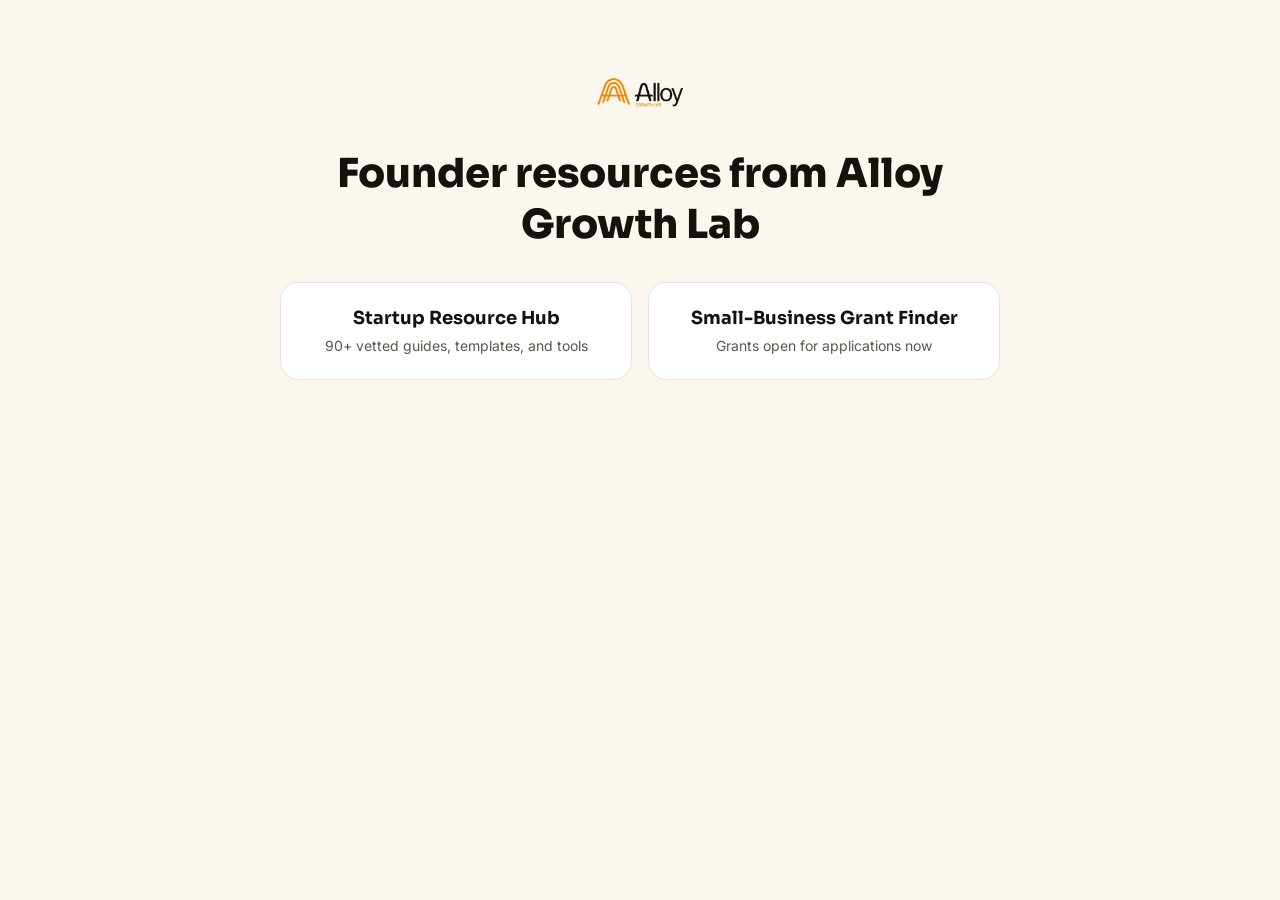
<file: index.html>
<!doctype html>
<html lang="en">
<head>
  <meta charset="UTF-8" />
  <meta name="viewport" content="width=device-width, initial-scale=1.0" />
  <title>Alloy Growth Lab Hubs</title>
  <link rel="icon" type="image/png" href="startup-hub/assets/alloy-logo-square.png" />
  <link href="https://fonts.googleapis.com/css2?family=Inter:wght@400;600;700&family=Sora:wght@700;800&display=swap" rel="stylesheet" />
  <style>
    body { margin: 0; background: #FBF6EE; color: #14110F; font-family: 'Inter', system-ui, sans-serif; }
    main { max-width: 720px; margin: 0 auto; padding: 72px 24px; text-align: center; }
    img { height: 40px; margin-bottom: 32px; }
    h1 { font-family: 'Sora', sans-serif; font-weight: 800; font-size: clamp(28px, 5vw, 40px); margin: 0 0 32px; }
    .links { display: grid; gap: 16px; grid-template-columns: repeat(auto-fit, minmax(240px, 1fr)); }
    a { display: block; background: #fff; border: 1px solid rgba(20,17,15,.1); border-radius: 18px; padding: 24px; color: inherit; text-decoration: none; transition: border-color .15s; }
    a:hover { border-color: #FF9900; }
    strong { display: block; font-family: 'Sora', sans-serif; font-size: 18px; margin-bottom: 6px; }
    span { color: #5C554D; font-size: 14px; }
  </style>
</head>
<body>
  <main>
    <img src="startup-hub/assets/alloy-logo-wide.png" alt="Alloy Growth Lab" />
    <h1>Founder resources from Alloy Growth Lab</h1>
    <div class="links">
      <a href="startup-hub/"><strong>Startup Resource Hub</strong><span>90+ vetted guides, templates, and tools</span></a>
      <a href="grant-finder/"><strong>Small-Business Grant Finder</strong><span>Grants open for applications now</span></a>
    </div>
  </main>
</body>
</html>
</file>
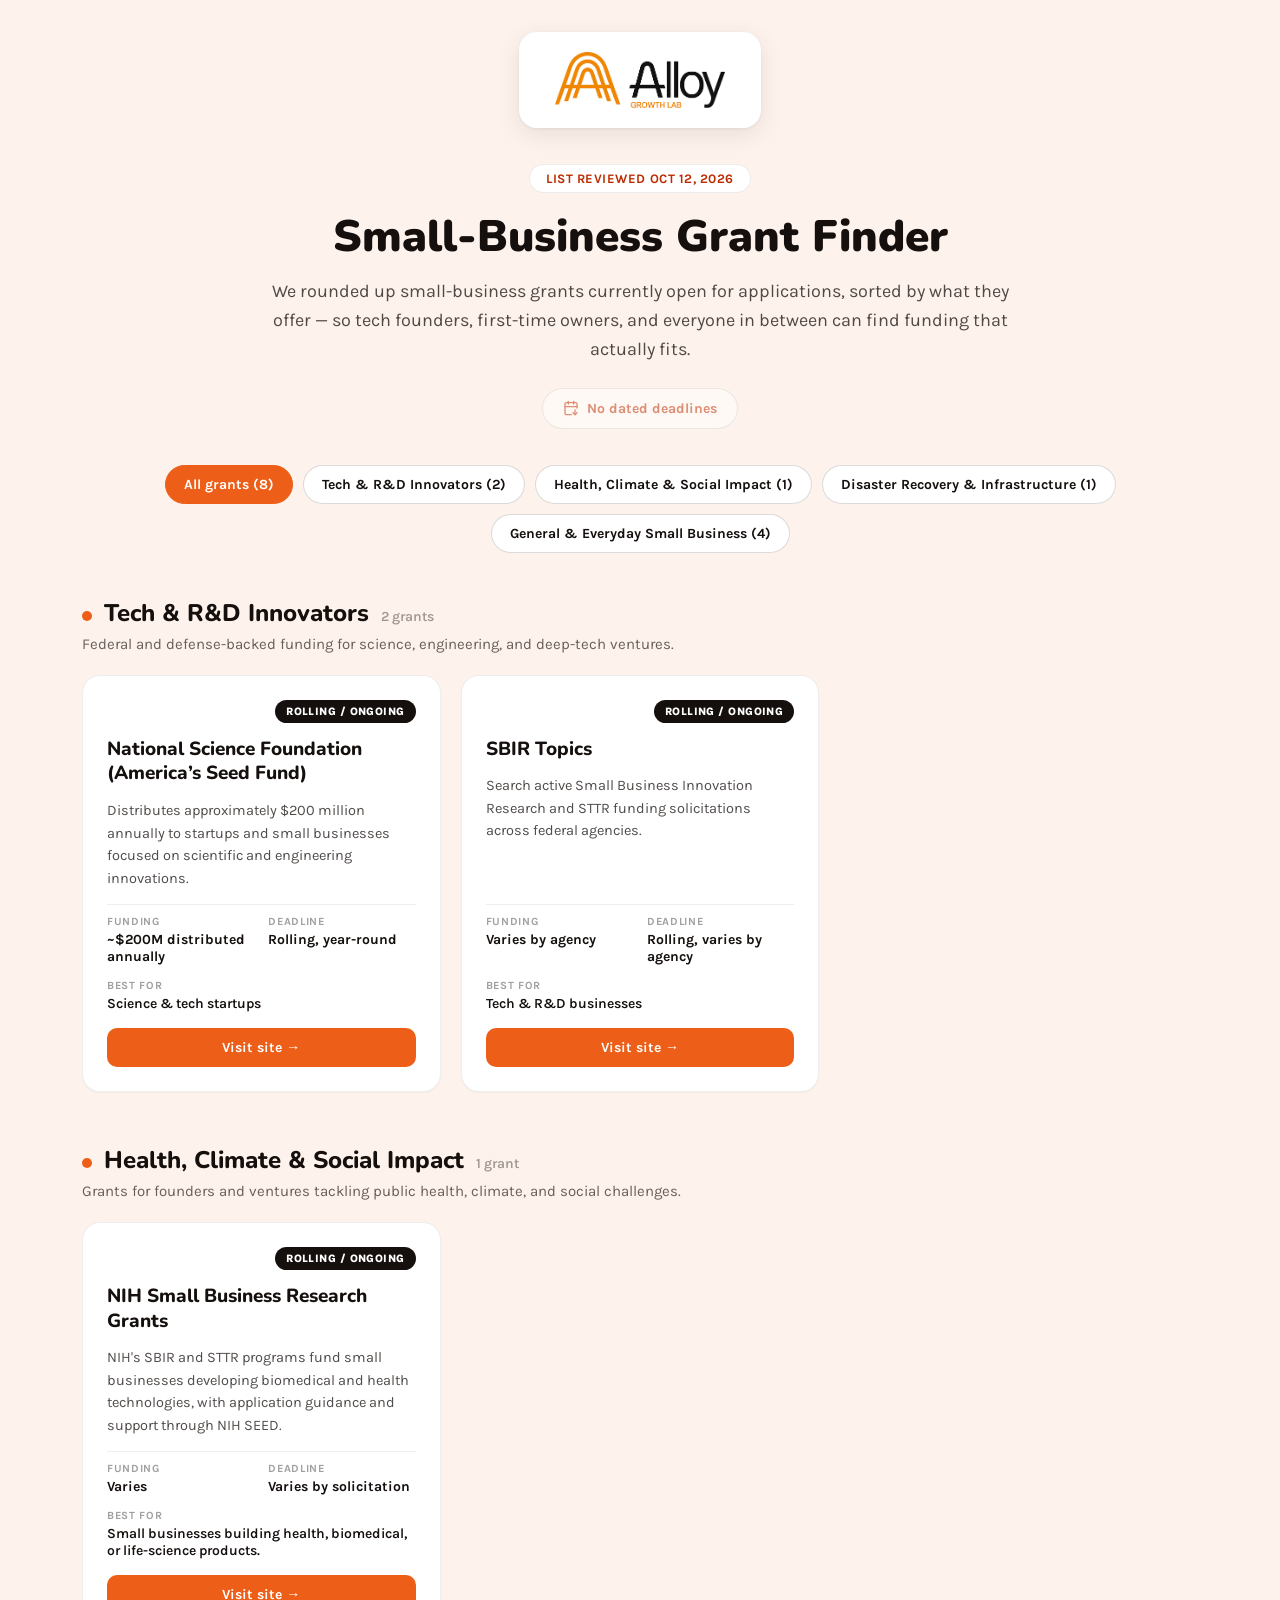
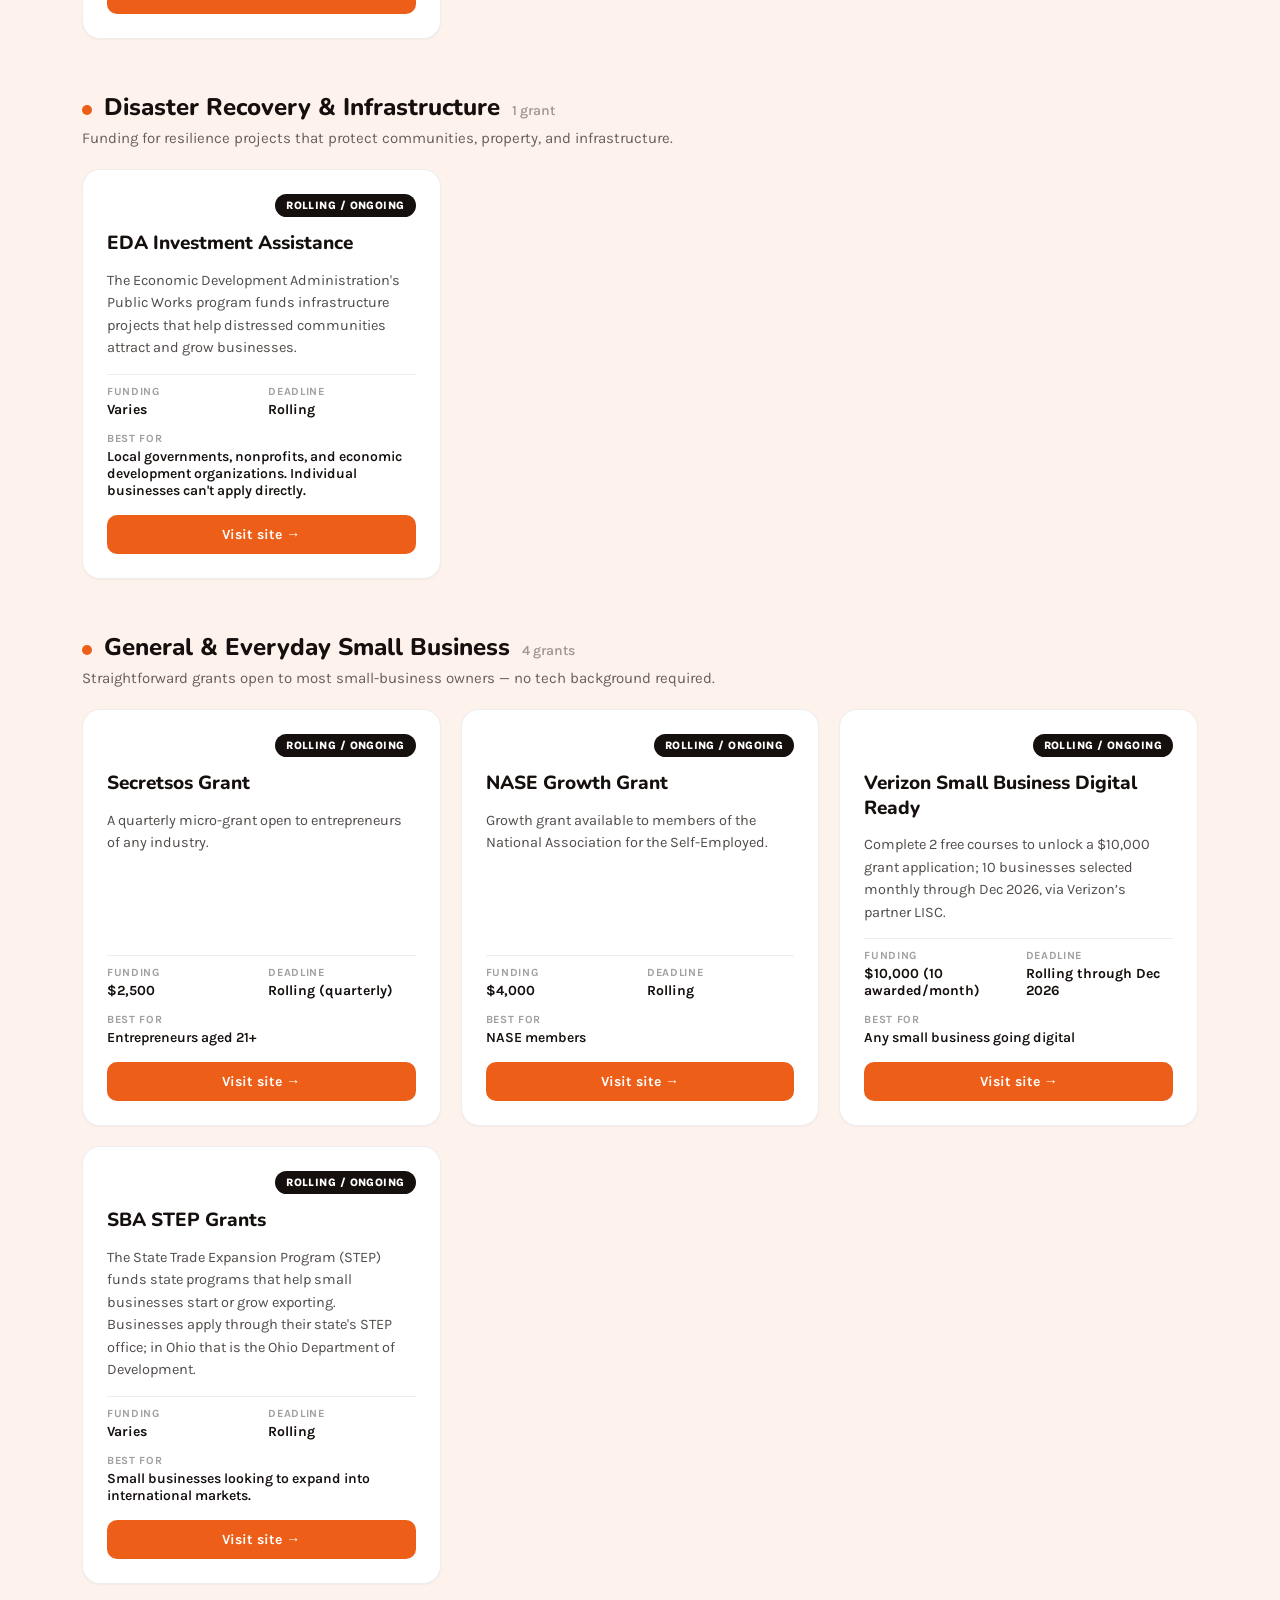
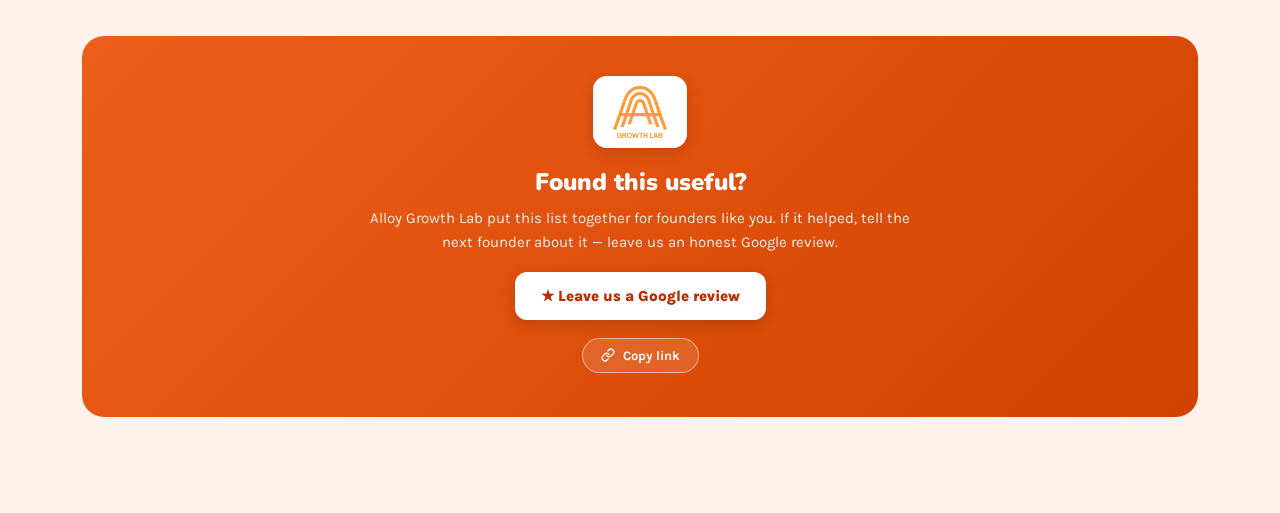
<file: grant-finder/index.html>
<!doctype html>
<html lang="en">
<head>
  <meta charset="UTF-8" />
  <meta name="viewport" content="width=device-width, initial-scale=1.0" />
  <title>Small-Business Grant Finder · Alloy Growth Lab</title>
  <meta name="description" content="A curated list of small-business grants currently open for applications, sorted by what they offer." />
  <link rel="icon" type="image/png" href="assets/alloy-logo-square.png" />
  <link rel="preconnect" href="https://fonts.googleapis.com" />
  <link rel="preconnect" href="https://fonts.gstatic.com" crossorigin />
  <link href="https://fonts.googleapis.com/css2?family=Karla:wght@400;500;600;700&family=Nunito:wght@700;800;900&display=swap" rel="stylesheet" />
  <style>
    :root {
      --ink: oklch(18% 0.01 50);
      --orange: oklch(66% 0.19 42);
      --orange-hover: oklch(58% 0.19 38);
      --orange-dark: oklch(52% 0.19 38);
      --orange-light: oklch(80% 0.12 55);
      --bg: oklch(97% 0.015 55);
    }
    * { box-sizing: border-box; }
    html, body { margin: 0; background: var(--bg); color: var(--ink); font-family: 'Karla', sans-serif; -webkit-font-smoothing: antialiased; }
    a { text-decoration: none; }
    button { font: inherit; }
    .page { max-width: 1180px; margin: 0 auto; padding: 32px 32px 96px; }
    @media (max-width: 600px) { .page { padding: 24px 16px 72px; } }

    .logo-wrap { display: flex; justify-content: center; margin-bottom: 36px; }
    .logo-card { background: white; border-radius: 18px; padding: 20px 36px; box-shadow: 0 6px 24px oklch(18% 0.01 50 / 0.09), 0 1px 3px oklch(18% 0.01 50 / 0.06); }
    .logo-card img { height: 56px; width: auto; display: block; }

    .intro { max-width: 760px; margin: 0 auto 12px; text-align: center; }
    .pill { display: inline-flex; align-items: center; gap: 8px; background: white; border: 1px solid oklch(18% 0.01 50 / 0.08); border-radius: 999px; padding: 6px 16px; font-size: 13px; font-weight: 700; letter-spacing: .04em; text-transform: uppercase; color: var(--orange-dark); margin-bottom: 20px; }
    h1 { font-family: 'Nunito', sans-serif; font-weight: 900; font-size: clamp(32px, 6vw, 44px); line-height: 1.1; margin: 0 0 16px; }
    .intro p { font-size: 18px; line-height: 1.6; color: oklch(18% 0.01 50 / 0.75); margin: 0; }

    .tools { display: flex; justify-content: center; flex-wrap: wrap; gap: 10px; margin-top: 24px; }
    .tool-btn { display: inline-flex; align-items: center; gap: 8px; background: white; color: var(--orange-dark); font-weight: 700; font-size: 14px; padding: 11px 20px; border-radius: 999px; border: 1px solid oklch(18% 0.01 50 / 0.15); cursor: pointer; }
    .tool-btn[disabled] { opacity: .5; cursor: default; }

    .chips { display: flex; flex-wrap: wrap; justify-content: center; gap: 10px; margin: 36px 0 44px; }
    .chip { border-radius: 999px; padding: 10px 18px; font-size: 14px; font-weight: 700; cursor: pointer; background: white; color: var(--ink); border: 1px solid oklch(18% 0.01 50 / 0.15); transition: background .15s, color .15s, border-color .15s; }
    .chip:hover { background: var(--bg); }
    .chip.active { background: var(--orange); color: white; border-color: var(--orange); }

    .group { margin-bottom: 52px; }
    .group-head { display: flex; align-items: baseline; gap: 12px; margin-bottom: 6px; flex-wrap: wrap; }
    .dot { display: inline-block; width: 10px; height: 10px; border-radius: 50%; background: var(--orange); }
    .group h2 { font-family: 'Nunito', sans-serif; font-weight: 800; font-size: 24px; margin: 0; }
    .group-count { font-size: 14px; font-weight: 600; color: oklch(18% 0.01 50 / 0.4); }
    .group-blurb { font-size: 15px; color: oklch(18% 0.01 50 / 0.65); margin: 0 0 22px; max-width: 640px; }
    .grid { display: grid; grid-template-columns: repeat(auto-fill, minmax(min(340px, 100%), 1fr)); gap: 20px; }

    .card { background: white; border-radius: 18px; border: 1px solid oklch(18% 0.01 50 / 0.07); padding: 24px; box-shadow: 0 1px 2px oklch(18% 0.01 50 / 0.04); display: flex; flex-direction: column; gap: 14px; }
    .badge-row { display: flex; justify-content: flex-end; }
    .urgency { font-size: 11px; font-weight: 800; letter-spacing: .04em; text-transform: uppercase; padding: 5px 11px; border-radius: 999px; }
    .urgency.closing_soon { background: var(--orange-dark); color: white; }
    .urgency.upcoming { background: var(--orange-light); color: var(--ink); }
    .urgency.rolling { background: var(--ink); color: white; }
    .card-title { font-family: 'Nunito', sans-serif; font-weight: 800; font-size: 19px; line-height: 1.3; color: var(--ink); }
    .card-desc { font-size: 14.5px; line-height: 1.55; color: oklch(18% 0.01 50 / 0.75); margin: 0; flex: 1; }
    .facts { display: grid; grid-template-columns: 1fr 1fr; gap: 14px; padding-top: 10px; border-top: 1px solid oklch(18% 0.01 50 / 0.07); }
    .facts .full { grid-column: 1 / -1; }
    .label { font-size: 11px; font-weight: 700; letter-spacing: .06em; text-transform: uppercase; color: oklch(18% 0.01 50 / 0.4); margin-bottom: 3px; }
    .val { font-size: 14px; font-weight: 700; }
    .val.soft { font-weight: 600; }
    .visit { margin-top: 2px; text-align: center; background: var(--orange); color: white; font-weight: 700; font-size: 14px; padding: 11px 16px; border-radius: 10px; transition: background .15s; }
    .visit:hover { background: oklch(58% 0.19 42); }

    .empty { text-align: center; padding: 60px 0; color: oklch(18% 0.01 50 / 0.5); }

    .review { position: relative; overflow: hidden; margin-top: 20px; border-radius: 22px; background: linear-gradient(135deg, oklch(66% 0.19 42), oklch(58% 0.19 38)); padding: 40px 40px 44px; }
    @media (max-width: 600px) { .review { padding: 32px 20px 36px; } }
    .review .inner { display: flex; flex-direction: column; align-items: center; text-align: center; gap: 18px; max-width: 560px; margin: 0 auto; }
    .review .logo { background: white; border-radius: 14px; padding: 10px 20px; box-shadow: 0 4px 14px oklch(18% 0.01 50 / 0.15); }
    .review .logo img { height: 52px; width: auto; display: block; }
    .review h3 { font-family: 'Nunito', sans-serif; font-weight: 900; font-size: 24px; color: white; margin: 0 0 8px; }
    .review p { font-size: 15px; line-height: 1.6; color: oklch(100% 0 0 / 0.9); margin: 0; }
    .review .primary { display: inline-flex; align-items: center; gap: 10px; background: white; color: var(--orange-dark); font-weight: 800; font-size: 15px; padding: 15px 26px; border-radius: 12px; box-shadow: 0 4px 14px oklch(18% 0.01 50 / 0.18); transition: transform .15s; }
    .review .primary:hover { transform: translateY(-1px); }
    .review .ghost { display: inline-flex; align-items: center; gap: 8px; border-radius: 999px; padding: 9px 18px; font-size: 13px; font-weight: 700; cursor: pointer; border: 1px solid oklch(100% 0 0 / 0.5); background: oklch(100% 0 0 / 0.12); color: white; transition: background .15s; }
    .review .ghost:hover { background: oklch(100% 0 0 / 0.22); }
  </style>
</head>
<body>
  <div class="page">
    <div class="logo-wrap"><div class="logo-card"><img src="assets/alloy-logo-wide.png" alt="Alloy Growth Lab" /></div></div>

    <div class="intro">
      <div class="pill" id="reviewed">List reviewed</div>
      <h1>Small-Business Grant Finder</h1>
      <p>We rounded up small-business grants currently open for applications, sorted by what they offer — so tech founders, first-time owners, and everyone in between can find funding that actually fits.</p>
    </div>

    <div class="tools">
      <button class="tool-btn" id="ics" type="button" disabled>
        <svg width="16" height="16" viewBox="0 0 24 24" fill="none" stroke="currentColor" stroke-width="2" stroke-linecap="round" stroke-linejoin="round" aria-hidden="true"><path d="M21 12V6a2 2 0 0 0-2-2H5a2 2 0 0 0-2 2v14a2 2 0 0 0 2 2h7.5"/><path d="M16 2v4"/><path d="M8 2v4"/><path d="M3 10h18"/><path d="M18 15v7"/><path d="m21 19-3 3-3-3"/></svg>
        <span>Download deadlines (.ics)</span>
      </button>
    </div>

    <div class="chips" id="chips"></div>
    <div id="groups" aria-live="polite"><div class="empty">Loading grants…</div></div>

    <div class="review">
      <div class="inner">
        <div class="logo"><img src="assets/alloy-logo-square.png" alt="Alloy Growth Lab" /></div>
        <div>
          <h3>Found this useful?</h3>
          <p>Alloy Growth Lab put this list together for founders like you. If it helped, tell the next founder about it — leave us an honest Google review.</p>
        </div>
        <a class="primary" href="https://g.page/r/CY4qDjatMwhZEAI/review/" target="_blank" rel="noopener noreferrer">★ Leave us a Google review</a>
        <button class="ghost" id="copy-review" type="button">
          <svg width="14" height="14" viewBox="0 0 24 24" fill="none" stroke="currentColor" stroke-width="2.2" stroke-linecap="round" stroke-linejoin="round" aria-hidden="true"><path d="M10 13a5 5 0 0 0 7.54.54l3-3a5 5 0 0 0-7.07-7.07l-1.72 1.71"></path><path d="M14 11a5 5 0 0 0-7.54-.54l-3 3a5 5 0 0 0 7.07 7.07l1.71-1.71"></path></svg>
          <span>Copy link</span>
        </button>
      </div>
    </div>
  </div>

  <script src="app.js"></script>
</body>
</html>
</file>
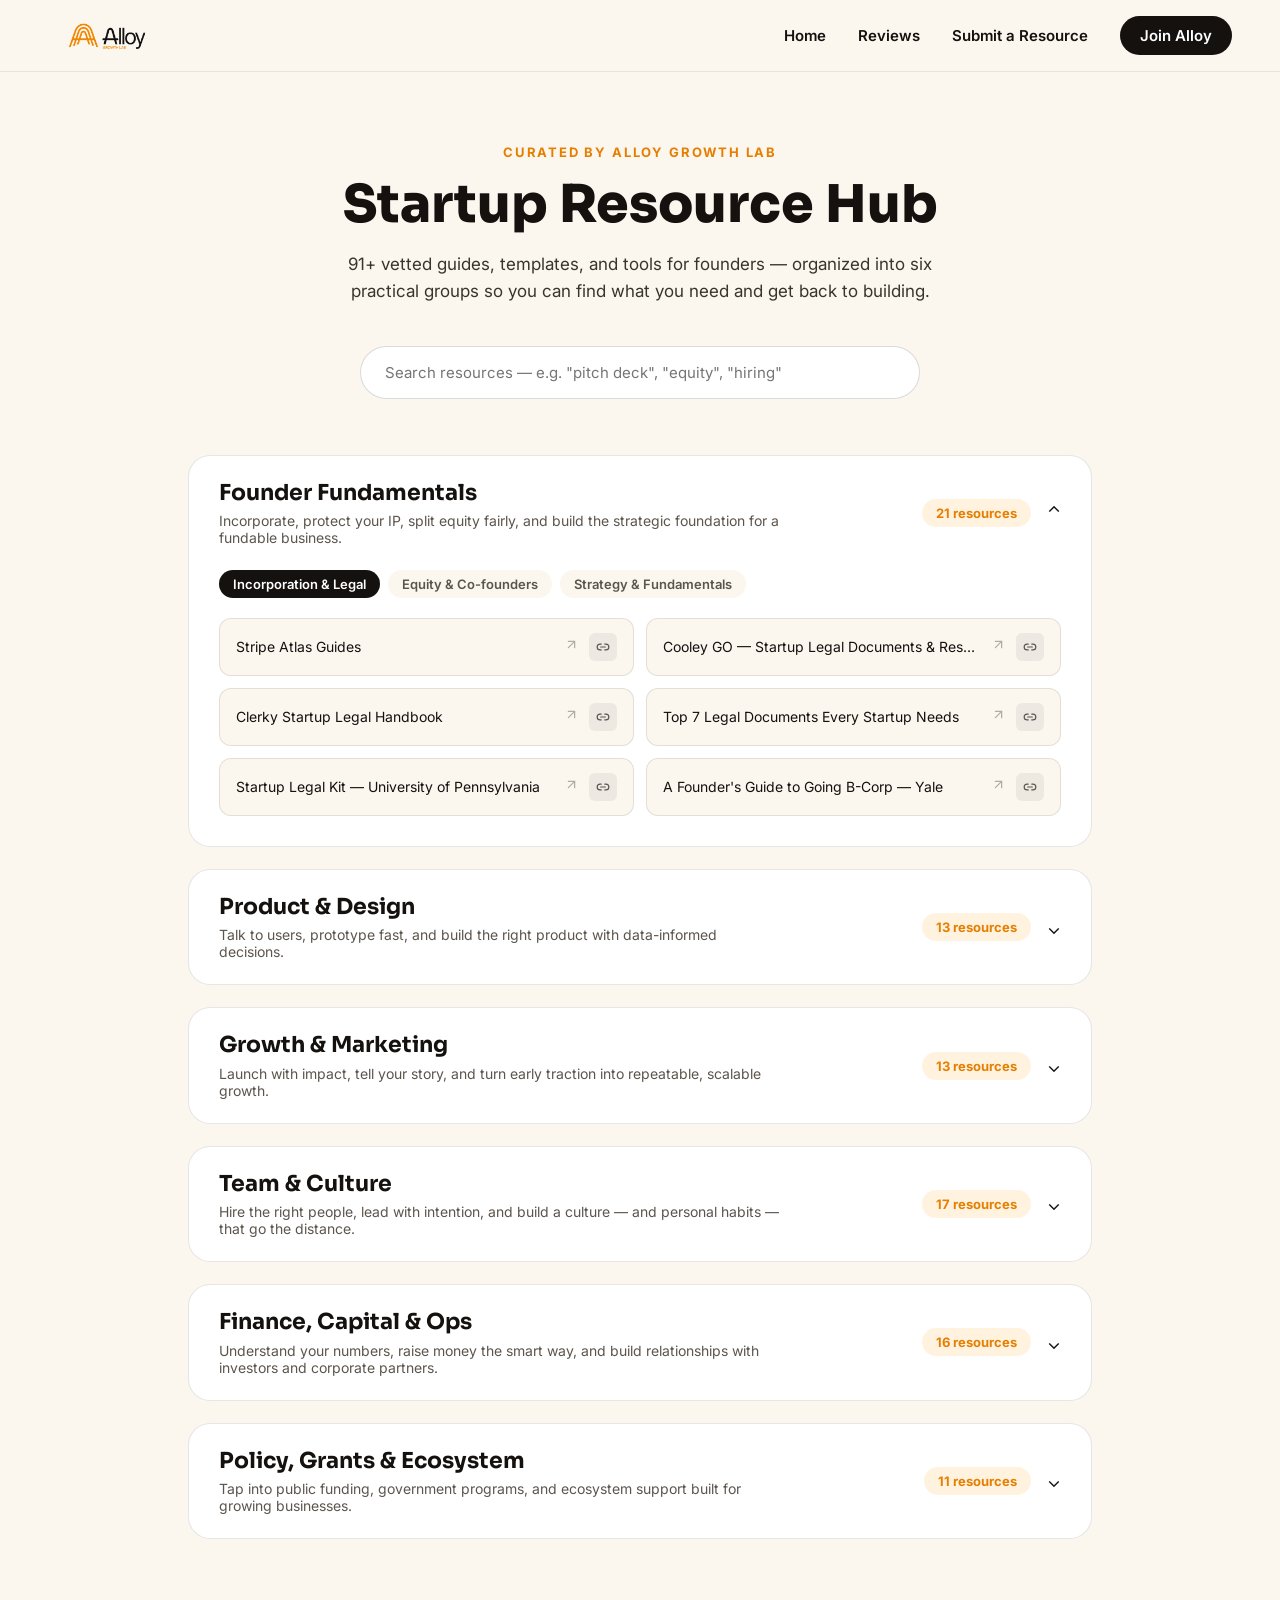
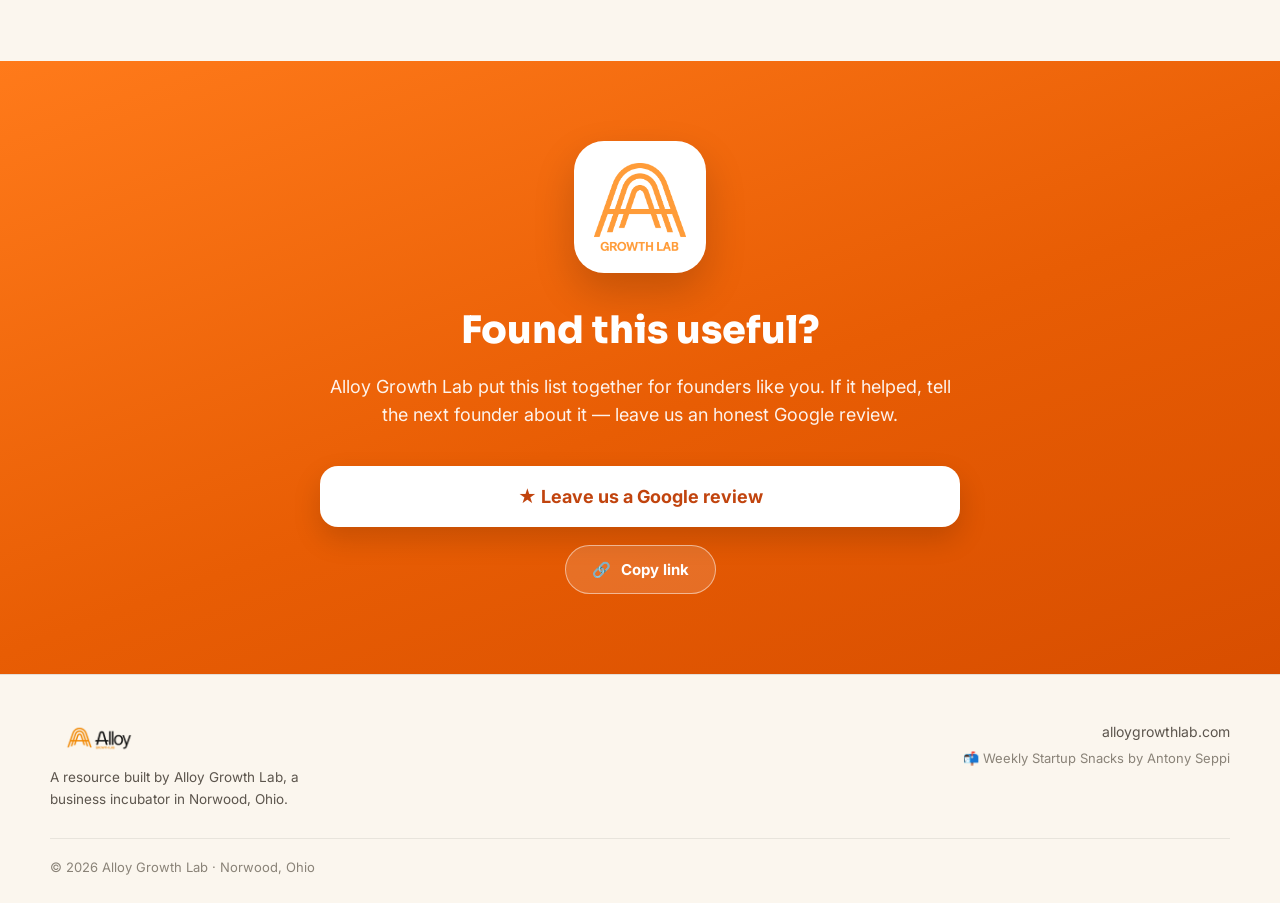
<file: startup-hub/index.html>
<!doctype html>
<html lang="en">
<head>
  <meta charset="UTF-8" />
  <meta name="viewport" content="width=device-width, initial-scale=1.0" />
  <title>Startup Resource Hub — Alloy Growth Lab</title>
  <meta name="description" content="90+ vetted guides, templates, and tools for founders, organized into six practical groups by Alloy Growth Lab." />
  <link rel="icon" type="image/png" href="assets/alloy-logo-square.png" />
  <link rel="preconnect" href="https://fonts.googleapis.com" />
  <link rel="preconnect" href="https://fonts.gstatic.com" crossorigin />
  <link href="https://fonts.googleapis.com/css2?family=Inter:wght@400;500;600;700&family=Sora:wght@400;600;700;800&display=swap" rel="stylesheet" />
  <link rel="stylesheet" href="styles.css" />
</head>
<body>
  <header class="site-header">
    <a class="logo" href="./"><img src="assets/alloy-logo-wide.png" alt="Alloy Growth Lab" /></a>
    <nav>
      <a href="./">Home</a>
      <a href="#review">Reviews</a>
      <a href="submit.html">Submit a Resource</a>
      <a class="btn-dark" href="https://alloygrowthlab.com" target="_blank" rel="noopener noreferrer">Join Alloy</a>
    </nav>
  </header>

  <main>
    <section class="hero wrap">
      <div class="eyebrow">CURATED BY ALLOY GROWTH LAB</div>
      <h1>Startup Resource Hub</h1>
      <p><span id="total"></span> vetted guides, templates, and tools for founders — organized into six practical groups so you can find what you need and get back to building.</p>
      <input id="search" class="search" type="text" placeholder='Search resources — e.g. "pitch deck", "equity", "hiring"' aria-label="Search resources" />
    </section>

    <section class="groups wrap" id="groups" aria-live="polite"></section>
  </main>

  <section class="review" id="review">
    <div class="inner">
      <div class="badge"><img src="assets/alloy-logo-square.png" alt="Alloy Growth Lab" /></div>
      <h2>Found this useful?</h2>
      <p>Alloy Growth Lab put this list together for founders like you. If it helped, tell the next founder about it — leave us an honest Google review.</p>
      <a class="primary" href="https://g.page/r/CY4qDjatMwhZEAI/review/" target="_blank" rel="noopener noreferrer">★ Leave us a Google review</a>
      <button class="ghost" type="button" data-copy="https://g.page/r/CY4qDjatMwhZEAI/review/">🔗 <span>Copy link</span></button>
    </div>
  </section>

  <footer class="site-footer">
    <div class="inner">
      <div class="top">
        <div class="about">
          <img src="assets/alloy-logo-wide.png" alt="Alloy Growth Lab" />
          <p>A resource built by Alloy Growth Lab, a business incubator in Norwood, Ohio.</p>
        </div>
        <div class="links">
          <a href="https://alloygrowthlab.com" target="_blank" rel="noopener noreferrer">alloygrowthlab.com</a>
          <a href="https://www.linkedin.com/newsletters/startup-snacks-6970047151548616704/" target="_blank" rel="noopener noreferrer">📬 Weekly Startup Snacks by Antony Seppi</a>
        </div>
      </div>
      <div class="bottom">© 2026 Alloy Growth Lab · Norwood, Ohio</div>
    </div>
  </footer>

  <script src="app.js"></script>
</body>
</html>
</file>
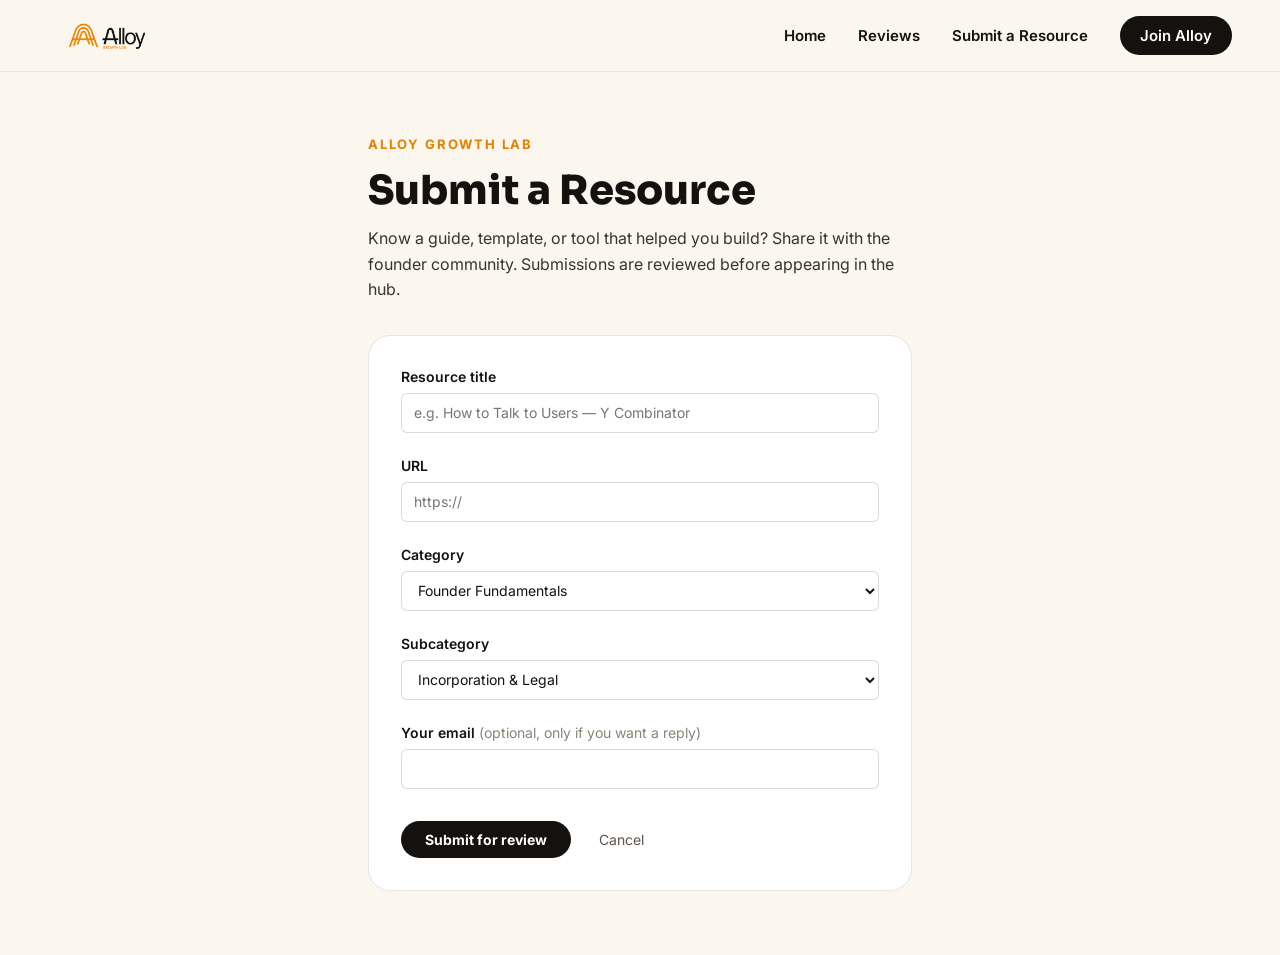
<file: startup-hub/submit.html>
<!doctype html>
<html lang="en">
<head>
  <meta charset="UTF-8" />
  <meta name="viewport" content="width=device-width, initial-scale=1.0" />
  <title>Submit a Resource — Startup Resource Hub</title>
  <link rel="icon" type="image/png" href="assets/alloy-logo-square.png" />
  <link rel="preconnect" href="https://fonts.googleapis.com" />
  <link rel="preconnect" href="https://fonts.gstatic.com" crossorigin />
  <link href="https://fonts.googleapis.com/css2?family=Inter:wght@400;500;600;700&family=Sora:wght@400;600;700;800&display=swap" rel="stylesheet" />
  <link rel="stylesheet" href="styles.css" />
</head>
<body>
  <header class="site-header">
    <a class="logo" href="./"><img src="assets/alloy-logo-wide.png" alt="Alloy Growth Lab" /></a>
    <nav>
      <a href="./">Home</a>
      <a href="./#review">Reviews</a>
      <a href="submit.html">Submit a Resource</a>
      <a class="btn-dark" href="https://alloygrowthlab.com" target="_blank" rel="noopener noreferrer">Join Alloy</a>
    </nav>
  </header>

  <section class="submit-wrap">
    <div class="eyebrow">ALLOY GROWTH LAB</div>
    <h1>Submit a Resource</h1>
    <p class="lede">Know a guide, template, or tool that helped you build? Share it with the founder community. Submissions are reviewed before appearing in the hub.</p>

    <!-- Netlify Forms: submissions land in the Netlify dashboard (Forms tab) and can be emailed to the team.
         Nothing is published automatically; a reviewer adds approved ones to data/resources.json. -->
    <form class="form" name="submit-resource" method="POST" action="thanks.html" data-netlify="true" netlify-honeypot="bot-field">
      <input type="hidden" name="form-name" value="submit-resource" />
      <p class="hidden"><label>Leave this empty: <input name="bot-field" /></label></p>

      <div class="field">
        <label for="title">Resource title</label>
        <input id="title" name="title" type="text" placeholder="e.g. How to Talk to Users — Y Combinator" required />
      </div>
      <div class="field">
        <label for="url">URL</label>
        <input id="url" name="url" type="url" placeholder="https://" pattern="https?://.+" required />
      </div>
      <div class="field">
        <label for="group">Category</label>
        <select id="group" name="category"></select>
      </div>
      <div class="field">
        <label for="sub">Subcategory</label>
        <select id="sub" name="subcategory"></select>
      </div>
      <div class="field">
        <label for="email">Your email <span class="hint">(optional, only if you want a reply)</span></label>
        <input id="email" name="email" type="email" />
      </div>
      <div class="actions">
        <button class="btn-submit" type="submit">Submit for review</button>
        <a class="btn-cancel" href="./">Cancel</a>
      </div>
    </form>
  </section>

  <script>
    (function () {
      var groupSel = document.getElementById("group");
      var subSel = document.getElementById("sub");
      var groups = [];
      function fillSubs() {
        var g = groups.find(function (x) { return x.name === groupSel.value; });
        subSel.innerHTML = (g ? g.subcategories : []).map(function (s) {
          return '<option>' + s.name.replace(/</g, "&lt;") + '</option>';
        }).join("");
      }
      fetch("data/groups.json").then(function (r) { return r.json(); }).then(function (data) {
        groups = data;
        groupSel.innerHTML = groups.map(function (g) {
          return '<option>' + g.name.replace(/</g, "&lt;") + '</option>';
        }).join("");
        fillSubs();
      });
      groupSel.addEventListener("change", fillSubs);
    })();
  </script>
</body>
</html>
</file>
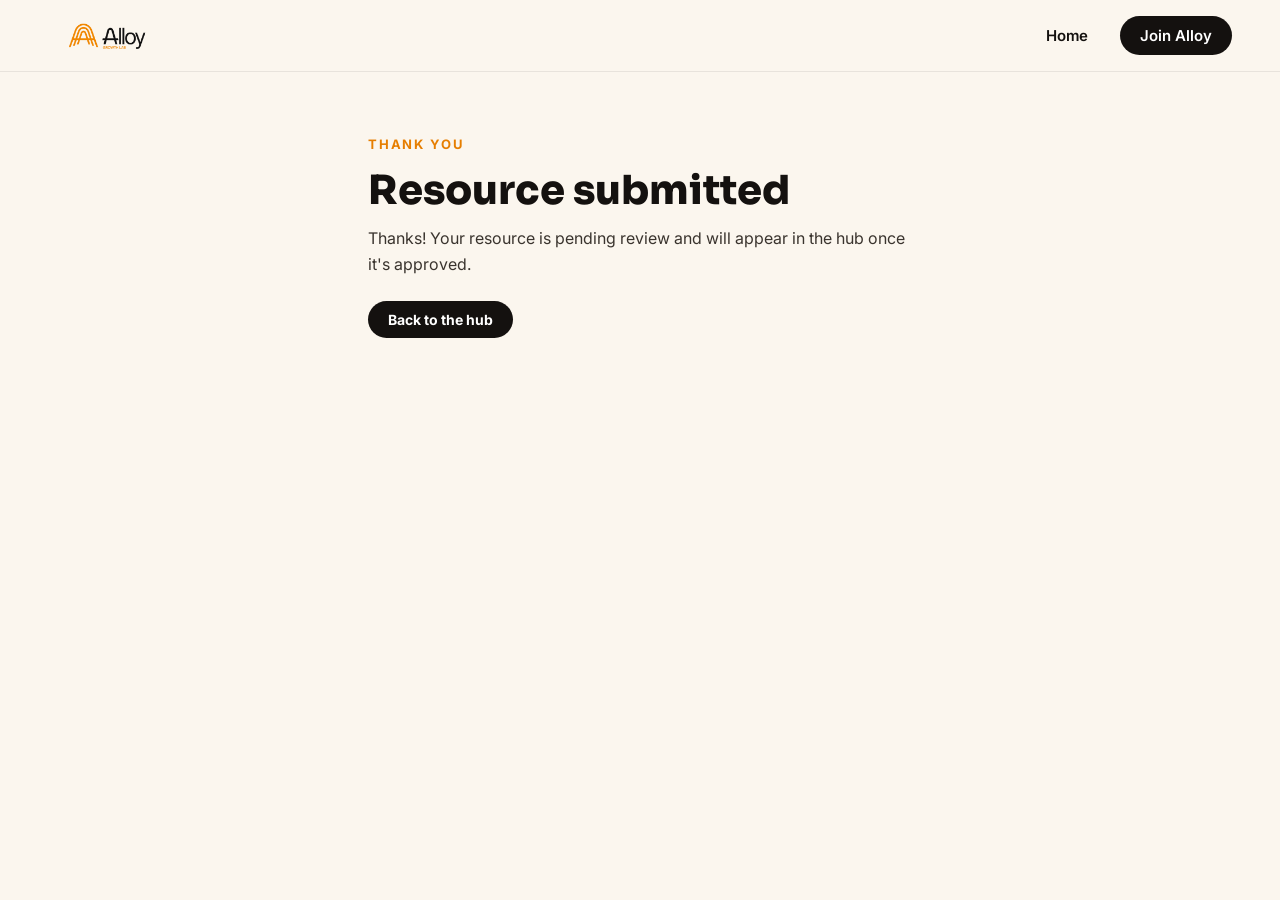
<file: startup-hub/thanks.html>
<!doctype html>
<html lang="en">
<head>
  <meta charset="UTF-8" />
  <meta name="viewport" content="width=device-width, initial-scale=1.0" />
  <title>Thanks — Startup Resource Hub</title>
  <link rel="icon" type="image/png" href="assets/alloy-logo-square.png" />
  <link href="https://fonts.googleapis.com/css2?family=Inter:wght@400;500;600;700&family=Sora:wght@700;800&display=swap" rel="stylesheet" />
  <link rel="stylesheet" href="styles.css" />
</head>
<body>
  <header class="site-header">
    <a class="logo" href="./"><img src="assets/alloy-logo-wide.png" alt="Alloy Growth Lab" /></a>
    <nav>
      <a href="./">Home</a>
      <a class="btn-dark" href="https://alloygrowthlab.com" target="_blank" rel="noopener noreferrer">Join Alloy</a>
    </nav>
  </header>
  <section class="submit-wrap">
    <div class="eyebrow">THANK YOU</div>
    <h1>Resource submitted</h1>
    <p class="lede">Thanks! Your resource is pending review and will appear in the hub once it's approved.</p>
    <a class="btn-dark" href="./">Back to the hub</a>
  </section>
</body>
</html>
</file>
<file: startup-hub/styles.css>
/* Startup Resource Hub — Alloy Growth Lab
   Colors and spacing match the original Base44 build. */
:root {
  --ink: #14110F;
  --ink-2: #3A342E;
  --ink-3: #5C554D;
  --ink-4: #8A8378;
  --ink-5: #B3ACA1;
  --cream: #FBF6EE;
  --orange: #FF9900;
  --orange-dark: #E67E00;
  --line: rgba(20, 17, 15, 0.1);
  --line-soft: rgba(20, 17, 15, 0.08);
}

* { box-sizing: border-box; }

html, body {
  margin: 0;
  background: var(--cream);
  color: var(--ink);
  font-family: 'Inter', ui-sans-serif, system-ui, sans-serif;
  -webkit-font-smoothing: antialiased;
}

a { color: inherit; text-decoration: none; }
button { font: inherit; }

.wrap { max-width: 1000px; margin: 0 auto; padding: 0 24px; }
@media (min-width: 768px) { .wrap { padding: 0 48px; } }

/* Header */
.site-header {
  position: sticky; top: 0; z-index: 50;
  display: flex; align-items: center; justify-content: space-between; gap: 16px;
  padding: 16px 24px;
  background: rgba(251, 246, 238, 0.92);
  backdrop-filter: blur(6px);
  border-bottom: 1px solid var(--line-soft);
}
@media (min-width: 768px) { .site-header { padding: 16px 48px; } }
.site-header .logo img { height: 36px; width: auto; display: block; }
.site-header nav { display: flex; align-items: center; gap: 24px; flex-wrap: wrap; justify-content: flex-end; }
@media (min-width: 768px) { .site-header nav { gap: 32px; } }
.site-header nav a { font-weight: 600; font-size: 15px; }
.btn-dark {
  background: var(--ink); color: #fff !important;
  font-weight: 700; font-size: 14px;
  padding: 10px 20px; border-radius: 999px;
  transition: background .15s, color .15s;
}
.btn-dark:hover { background: var(--orange); color: var(--ink) !important; }
@media (max-width: 560px) {
  .site-header { padding: 12px 16px; }
  .site-header .logo img { height: 28px; }
  .site-header nav { gap: 12px; flex-wrap: nowrap; }
  .site-header nav a:not(.btn-dark) { font-size: 13px; white-space: nowrap; }
  .site-header nav a[href="./"], .site-header nav a[href$="#review"] { display: none; }
  .site-header nav .btn-dark { font-size: 13px; padding: 8px 14px; white-space: nowrap; }
}

/* Hero */
.hero { text-align: center; padding-top: 64px; padding-bottom: 32px; }
@media (min-width: 768px) { .hero { padding-top: 72px; padding-bottom: 36px; } }
.eyebrow { font-weight: 700; font-size: 13px; letter-spacing: .14em; color: var(--orange-dark); margin-bottom: 16px; }
.hero h1 {
  font-family: 'Sora', sans-serif; font-weight: 800;
  font-size: clamp(34px, 6vw, 52px); line-height: 1.1; margin: 0 0 18px;
}
.hero p { font-size: 17px; color: var(--ink-2); line-height: 1.6; max-width: 620px; margin: 0 auto 40px; }
.search {
  width: 100%; max-width: 560px; display: block; margin: 0 auto;
  padding: 16px 24px; border-radius: 999px;
  border: 1.5px solid rgba(20, 17, 15, 0.15); background: #fff;
  font-size: 15px; color: var(--ink); outline: none; font-family: inherit;
  transition: border-color .15s;
}
.search:focus { border-color: var(--orange); }

/* Groups */
.groups { padding-top: 20px; padding-bottom: 100px; }
.group {
  background: #fff; border: 1px solid var(--line); border-radius: 22px;
  margin-bottom: 22px; overflow: hidden; scroll-margin-top: 100px;
}
.group-head {
  display: flex; align-items: center; justify-content: space-between; gap: 20px;
  padding: 24px; cursor: pointer; width: 100%;
  background: none; border: 0; text-align: left; color: inherit;
}
@media (min-width: 768px) { .group-head { padding: 24px 30px; } }
.group-head h2 { font-family: 'Sora', sans-serif; font-weight: 700; font-size: 22px; line-height: 1.2; margin: 0 0 6px; }
.group-head p { margin: 0; font-size: 14px; color: var(--ink-3); max-width: 560px; }
.group-meta { display: flex; align-items: center; gap: 16px; flex-shrink: 0; }
.count {
  font-weight: 700; font-size: 13px; padding: 6px 14px; border-radius: 999px; white-space: nowrap;
  color: var(--orange-dark); background: rgba(255, 153, 0, 0.12);
}
.chev { display: inline-block; font-size: 18px; transition: transform .2s; }
.group.open .chev { transform: rotate(180deg); }
.group-body { padding: 0 24px 30px; }
@media (min-width: 768px) { .group-body { padding: 0 30px 30px; } }
@media (max-width: 560px) {
  .group-head { flex-direction: column; align-items: flex-start; }
}

.tabs { display: flex; flex-wrap: wrap; gap: 8px; margin-bottom: 20px; }
.tab {
  font-weight: 600; font-size: 13px; padding: 6px 14px; border-radius: 999px;
  border: 0; cursor: pointer; background: var(--cream); color: var(--ink-3);
  transition: background .15s, color .15s;
}
.tab.active { background: var(--ink); color: #fff; }

.cards { display: grid; gap: 12px; grid-template-columns: repeat(auto-fill, minmax(280px, 1fr)); }
.card {
  display: flex; align-items: center; justify-content: space-between; gap: 10px;
  padding: 14px 16px; border: 1px solid var(--line); border-radius: 12px;
  background: var(--cream); font-size: 14px; line-height: 1.4;
  transition: border-color .15s, background .15s;
}
.card:hover { border-color: var(--orange); background: #fff; }
.card a { display: flex; align-items: center; justify-content: space-between; gap: 10px; flex: 1; min-width: 0; }
.card .title { overflow: hidden; text-overflow: ellipsis; white-space: nowrap; }
.card .arrow { flex-shrink: 0; color: var(--ink-5); }
.copy {
  flex-shrink: 0; display: flex; align-items: center; justify-content: center;
  width: 28px; height: 28px; border-radius: 6px; border: 0; cursor: pointer;
  background: rgba(20, 17, 15, 0.06); color: var(--ink-3);
  transition: background .15s, color .15s;
}
.copy.done { background: rgba(34, 197, 94, 0.12); color: #16a34a; }

.empty { text-align: center; color: var(--ink-4); padding: 60px 20px; font-size: 16px; }

/* Review CTA */
.review { padding: 80px 24px; background: linear-gradient(160deg, #FF7A1A 0%, #E85D04 55%, #D84E00 100%); }
.review .inner { max-width: 640px; margin: 0 auto; text-align: center; }
.review .badge {
  background: #fff; width: 132px; height: 132px; border-radius: 30px; margin: 0 auto 36px;
  display: flex; align-items: center; justify-content: center; box-shadow: 0 18px 40px rgba(0,0,0,.18);
}
.review .badge img { width: 92px; height: auto; display: block; }
.review h2 { font-family: 'Sora', sans-serif; font-weight: 800; font-size: clamp(28px, 5vw, 38px); color: #fff; line-height: 1.15; margin: 0 0 20px; }
.review p { font-size: 18px; color: rgba(255,255,255,.92); line-height: 1.6; margin: 0 0 36px; }
.review .primary {
  display: block; background: #fff; color: #C1440E; font-weight: 700; font-size: 18px;
  padding: 20px 30px; border-radius: 18px; margin-bottom: 18px;
  box-shadow: 0 12px 28px rgba(0,0,0,.15); transition: background .15s;
}
.review .primary:hover { background: #FFF3E8; }
.review .ghost {
  display: inline-flex; align-items: center; gap: 10px; font-weight: 700; font-size: 15px;
  padding: 14px 26px; border-radius: 999px; cursor: pointer; color: #fff;
  background: rgba(255,255,255,.14); border: 1.5px solid rgba(255,255,255,.5);
  transition: background .15s;
}
.review .ghost:hover { background: rgba(255,255,255,.2); }

/* Footer */
.site-footer { padding: 48px 24px 28px; border-top: 1px solid var(--line); }
@media (min-width: 768px) { .site-footer { padding: 48px 48px 28px; } }
.site-footer .inner { max-width: 1180px; margin: 0 auto; }
.site-footer .top { display: flex; flex-wrap: wrap; gap: 40px; justify-content: space-between; align-items: flex-start; padding-bottom: 28px; }
.site-footer .about { flex: 1 1 260px; min-width: 220px; }
.site-footer .about img { height: 30px; width: auto; display: block; margin-bottom: 14px; }
.site-footer .about p { margin: 0; font-size: 13.5px; color: var(--ink-3); line-height: 1.6; max-width: 300px; }
.site-footer .links { display: flex; flex-direction: column; gap: 10px; align-items: flex-end; }
.site-footer .links a:first-child { color: var(--ink-3); font-size: 14px; }
.site-footer .links a:last-child { color: var(--ink-4); font-size: 13px; }
.site-footer .bottom { padding-top: 20px; border-top: 1px solid var(--line-soft); font-size: 13px; color: var(--ink-4); }
@media (max-width: 560px) { .site-footer .links { align-items: flex-start; } }

/* Submit page */
.submit-wrap { max-width: 640px; margin: 0 auto; padding: 48px 24px; }
@media (min-width: 768px) { .submit-wrap { padding: 64px 48px; } }
.submit-wrap h1 { font-family: 'Sora', sans-serif; font-weight: 800; font-size: clamp(28px, 5vw, 40px); line-height: 1.15; margin: 0 0 12px; }
.submit-wrap .lede { font-size: 16px; color: var(--ink-2); line-height: 1.6; margin: 0 0 32px; }
.form {
  background: #fff; border: 1px solid var(--line); border-radius: 22px; padding: 24px;
  display: flex; flex-direction: column; gap: 24px;
}
@media (min-width: 768px) { .form { padding: 32px; } }
.field { display: flex; flex-direction: column; gap: 8px; }
.field label { font-weight: 600; font-size: 14px; }
.field .hint { font-weight: 400; color: var(--ink-4); }
.field input, .field select {
  width: 100%; height: 40px; border-radius: 6px; padding: 0 12px; background: #fff;
  border: 1px solid rgba(20, 17, 15, 0.15); font-size: 14px; font-family: inherit; color: var(--ink); outline: none;
}
.field input:focus, .field select:focus { border-color: var(--orange); }
.actions { display: flex; align-items: center; gap: 12px; padding-top: 8px; }
.btn-submit {
  background: var(--ink); color: #fff; font-weight: 700; font-size: 14px;
  padding: 10px 24px; border-radius: 999px; border: 0; cursor: pointer;
}
.btn-cancel { color: var(--ink-3); font-size: 14px; padding: 10px 16px; }
.hidden { display: none; }
</file>
